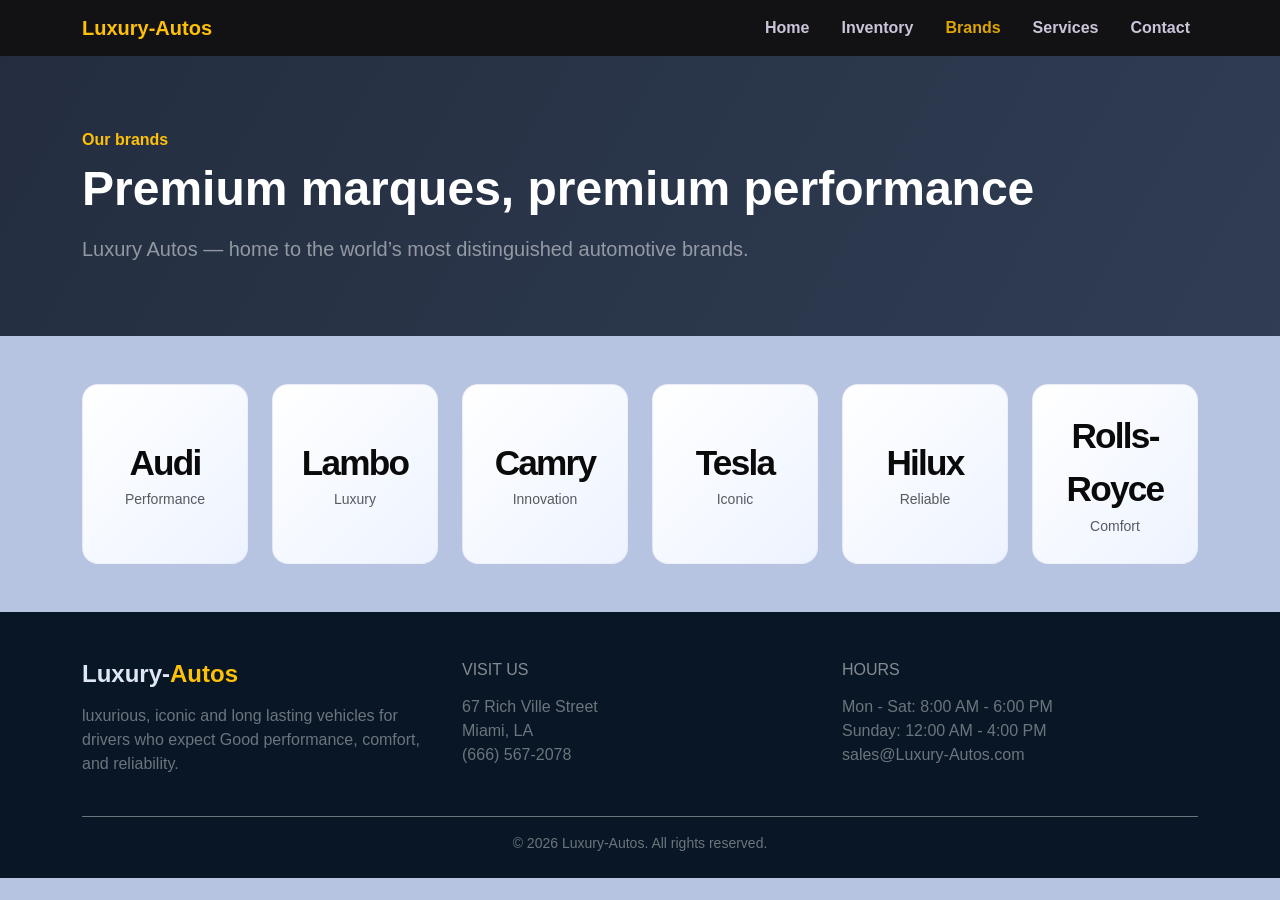
<file: brands.html>
<!doctype html>
<html lang="en">
  <head>
    <meta charset="UTF-8" />
    <meta name="viewport" content="width=device-width, initial-scale=1.0" />
    <link
      href="https://cdn.jsdelivr.net/npm/bootstrap@5.3.8/dist/css/bootstrap.min.css"
      rel="stylesheet"
      integrity="sha384-sRIl4kxILFvY47J16cr9ZwB07vP4J8+LH7qKQnuqkuIAvNWLzeN8tE5YBujZqJLB"
      crossorigin="anonymous"
    />

    <link rel="stylesheet" href="style.css" />
    <title>Brands Luxury-Autos</title>
  </head>
  <body>
    <nav class="navbar navbar-expand-lg sticky-top navbar-dark">
      <div class="container">
        <a class="navbar-brand fw-bold" href="index.html">
          <span class="text-warning">Luxury-Autos</span></a
        >
        <button
          class="navbar-toggler"
          type="button"
          data-bs-toggle="collapse"
          data-bs-target="#mainNav"
          aria-controls="mainNav"
          aria-expanded="false"
          aria-label="Toggle navigation"
        >
          <span class="navbar-toggler-icon"></span>
        </button>
        <div class="collapse navbar-collapse" id="mainNav">
          <ul class="navbar-nav ms-auto gap-lg-3">
            <li class="nav-item"><a class="nav-link" href="index.html">Home</a></li>
            <li class="nav-item"><a class="nav-link" href="inventory.html">Inventory</a></li>
            <li class="nav-item"><a class="nav-link active" href="brands.html">Brands</a></li>
            <li class="nav-item"><a class="nav-link" href="services.html">Services</a></li>
            <li class="nav-item"><a class="nav-link" href="contact.html">Contact</a></li>
          </ul>
        </div>
      </div>
    </nav>
    <header class="page-hero py-5">
      <div class="container py-4">
        <p class="text-warning fw-semibold mb-2">Our brands</p>
        <h1 class="display-5 fw-bold mb-3">Premium marques, premium performance</h1>
        <p class="lead text-white-50 mb-0">
          Luxury Autos — home to the world’s most distinguished automotive brands.
        </p>
      </div>
    </header>
    <main class="py-5">
      <div class="container">
        <div class="row g-4 brands">
          <div class="col-6 col-md-4 col-lg-2">
            <div
              class="brand-box rounded-4 d-flex flex-column align-items-center justify-content-center p-3 text-center"
            >
              <div class="brand-logo">Audi</div>
              <small class="text-muted">Performance</small>
            </div>
          </div>
          <div class="col-6 col-md-4 col-lg-2">
            <div
              class="brand-box rounded-4 d-flex flex-column align-items-center justify-content-center p-3 text-center"
            >
              <div class="brand-logo">Lambo</div>
              <small class="text-muted">Luxury</small>
            </div>
          </div>
          <div class="col-6 col-md-4 col-lg-2">
            <div
              class="brand-box rounded-4 d-flex flex-column align-items-center justify-content-center p-3 text-center"
            >
              <div class="brand-logo">Camry</div>
              <small class="text-muted">Innovation</small>
            </div>
          </div>
          <div class="col-6 col-md-4 col-lg-2">
            <div
              class="brand-box rounded-4 d-flex flex-column align-items-center justify-content-center p-3 text-center"
            >
              <div class="brand-logo">Tesla</div>
              <small class="text-muted">Iconic</small>
            </div>
          </div>
          <div class="col-6 col-md-4 col-lg-2">
            <div
              class="brand-box rounded-4 d-flex flex-column align-items-center justify-content-center p-3 text-center"
            >
              <div class="brand-logo">Hilux</div>
              <small class="text-muted">Reliable</small>
            </div>
          </div>
          <div class="col-6 col-md-4 col-lg-2">
            <div
              class="brand-box rounded-4 d-flex flex-column align-items-center justify-content-center p-3 text-center"
            >
              <div class="brand-logo">Rolls-Royce</div>
              <small class="text-muted">Comfort</small>
            </div>
          </div>
        </div>
      </div>
    </main>

    <footer class="pt-5 pb-4">
      <div class="container">
        <div class="row g-4">
          <div class="col-md-4">
            <h4 class="fw-bold mb-3">Luxury-<span class="text-warning">Autos</span></h4>
            <p class="text-secondary">
              luxurious, iconic and long lasting vehicles for drivers who expect Good performance,
              comfort, and reliability.
            </p>
          </div>
          <div class="col-md-4">
            <h6 class="text-uppercase text-white-50 mb-3">Visit us</h6>
            <ul class="list-unstyled text-secondary mb-0">
              <li>67 Rich Ville Street</li>
              <li>Miami, LA</li>
              <li>(666) 567-2078</li>
            </ul>
          </div>
          <div class="col-md-4">
            <h6 class="text-uppercase text-white-50 mb-3">Hours</h6>
            <ul class="list-unstyled text-secondary mb-0">
              <li>Mon - Sat: 8:00 AM - 6:00 PM</li>
              <li>Sunday: 12:00 AM - 4:00 PM</li>
              <li>sales@Luxury-Autos.com</li>
            </ul>
          </div>
        </div>
        <div class="border-top border-secondary mt-4 pt-3 text-center text-secondary small">
          © 2026 Luxury-Autos. All rights reserved.
        </div>
      </div>
    </footer>
    <script
      src="https://cdn.jsdelivr.net/npm/bootstrap@5.3.8/dist/js/bootstrap.bundle.min.js"
      integrity="sha384-FKyoEForCGlyvwx9Hj09JcYn3nv7wiPVlz7YYwJrWVcXK/BmnVDxM+D2scQbITxI"
      crossorigin="anonymous"
    ></script>
  </body>
</html>
</file>
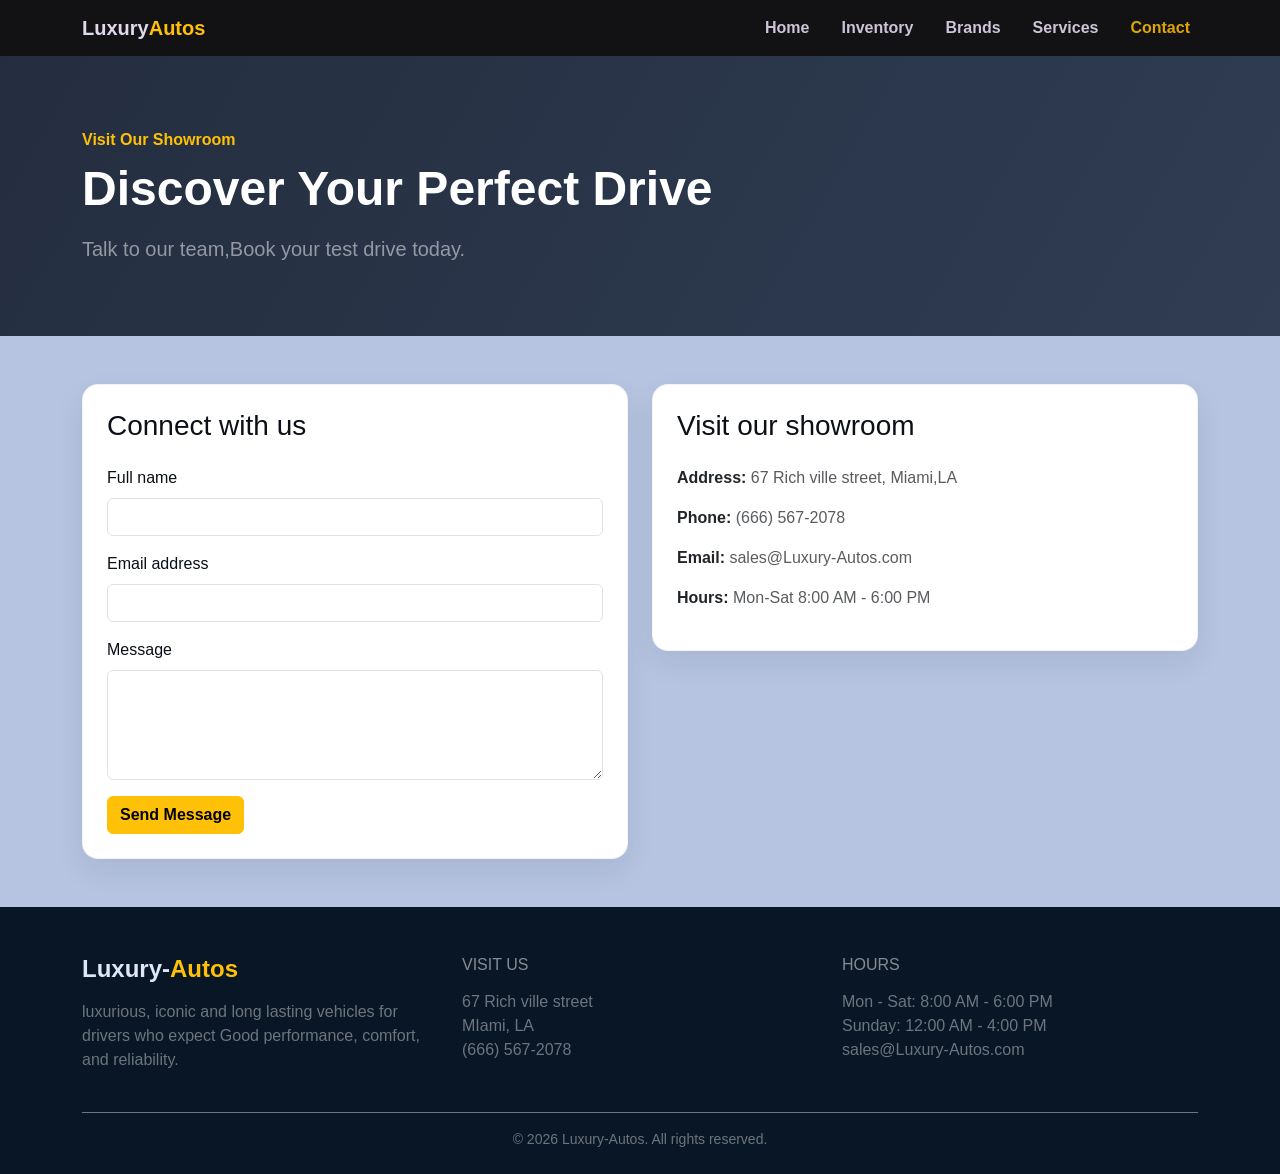
<file: contact.html>
<!doctype html>
<html lang="en">
  <head>
    <meta charset="UTF-8" />
    <meta name="viewport" content="width=device-width, initial-scale=1.0" />
    <link
      href="https://cdn.jsdelivr.net/npm/bootstrap@5.3.8/dist/css/bootstrap.min.css"
      rel="stylesheet"
      integrity="sha384-sRIl4kxILFvY47J16cr9ZwB07vP4J8+LH7qKQnuqkuIAvNWLzeN8tE5YBujZqJLB"
      crossorigin="anonymous"
    />

    <link rel="stylesheet" href="style.css" />
    <title>Contact Luxury-Autos</title>
  </head>
  <body>
    <nav class="navbar navbar-expand-lg sticky-top navbar-dark">
      <div class="container">
        <a class="navbar-brand fw-bold" href="index.html"
          >Luxury<span class="text-warning">Autos</span></a
        >
        <button
          class="navbar-toggler"
          type="button"
          data-bs-toggle="collapse"
          data-bs-target="#mainNav"
          aria-controls="mainNav"
          aria-expanded="false"
          aria-label="Toggle navigation"
        >
          <span class="navbar-toggler-icon"></span>
        </button>
        <div class="collapse navbar-collapse" id="mainNav">
          <ul class="navbar-nav ms-auto gap-lg-3">
            <li class="nav-item"><a class="nav-link" href="index.html">Home</a></li>
            <li class="nav-item"><a class="nav-link" href="inventory.html">Inventory</a></li>
            <li class="nav-item"><a class="nav-link" href="brands.html">Brands</a></li>
            <li class="nav-item"><a class="nav-link" href="services.html">Services</a></li>
            <li class="nav-item"><a class="nav-link active" href="contact.html">Contact</a></li>
          </ul>
        </div>
      </div>
    </nav>
    <header class="page-hero py-5">
      <div class="container py-4">
        <p class="text-warning fw-semibold mb-2">Visit Our Showroom</p>
        <h1 class="display-5 fw-bold mb-3">Discover Your Perfect Drive</h1>
        <p class="lead text-white-50 mb-0">Talk to our team,Book your test drive today.</p>
      </div>
    </header>
    <main class="py-5">
      <div class="container">
        <div class="row g-4 align-items-start">
          <div class="col-lg-6">
            <div class="page-card p-4 h-100">
              <h3 class="mb-4">Connect with us</h3>
              <form>
                <div class="mb-3">
                  <label for="name" class="form-label">Full name</label>
                  <input type="text" class="form-control" id="name" />
                </div>
                <div class="mb-3">
                  <label for="email" class="form-label">Email address</label>
                  <input type="email" class="form-control" id="email" />
                </div>
                <div class="mb-3">
                  <label for="message" class="form-label">Message</label>
                  <textarea class="form-control" id="message" rows="4"></textarea>
                </div>
                <button type="submit" class="btn btn-warning fw-semibold">Send Message</button>
              </form>
            </div>
          </div>
          <div class="col-lg-6">
            <div class="page-card p-4 h-100">
              <h3 class="mb-4">Visit our showroom</h3>
              <ul class="list-unstyled text-muted">
                <li class="mb-3">
                  <strong class="text-dark">Address:</strong> 67 Rich ville street, Miami,LA
                </li>
                <li class="mb-3"><strong class="text-dark">Phone:</strong> (666) 567-2078</li>
                <li class="mb-3">
                  <strong class="text-dark">Email:</strong> sales@Luxury-Autos.com
                </li>
                <li><strong class="text-dark">Hours:</strong> Mon-Sat 8:00 AM - 6:00 PM</li>
              </ul>
            </div>
          </div>
        </div>
      </div>
    </main>

    <footer class="pt-5 pb-4">
      <div class="container">
        <div class="row g-4">
          <div class="col-md-4">
            <h4 class="fw-bold mb-3">Luxury-<span class="text-warning">Autos</span></h4>
            <p class="text-secondary">
              luxurious, iconic and long lasting vehicles for drivers who expect Good performance,
              comfort, and reliability.
            </p>
          </div>
          <div class="col-md-4">
            <h6 class="text-uppercase text-white-50 mb-3">Visit us</h6>
            <ul class="list-unstyled text-secondary mb-0">
              <li>67 Rich ville street</li>
              <li>MIami, LA</li>
              <li>(666) 567-2078</li>
            </ul>
          </div>
          <div class="col-md-4">
            <h6 class="text-uppercase text-white-50 mb-3">Hours</h6>
            <ul class="list-unstyled text-secondary mb-0">
              <li>Mon - Sat: 8:00 AM - 6:00 PM</li>
              <li>Sunday: 12:00 AM - 4:00 PM</li>
              <li>sales@Luxury-Autos.com</li>
            </ul>
          </div>
        </div>
        <div class="border-top border-secondary mt-4 pt-3 text-center text-secondary small">
          © 2026 Luxury-Autos. All rights reserved.
        </div>
      </div>
    </footer>
    <script
      src="https://cdn.jsdelivr.net/npm/bootstrap@5.3.8/dist/js/bootstrap.bundle.min.js"
      integrity="sha384-FKyoEForCGlyvwx9Hj09JcYn3nv7wiPVlz7YYwJrWVcXK/BmnVDxM+D2scQbITxI"
      crossorigin="anonymous"
    ></script>
  </body>
</html>
</file>
<file: style.css>
:root {
  --primary: rgb(11, 10, 11);
  --primary-strong: red;
  --accent: #f5b700;
  --accent-soft: #fff1b8;
  --dark: #0b0f17;
  --muted: #0a8bfc;
  --light: #32456b;
  --card-shadow: 0 12px 30px rgba(15, 23, 42, 0.08);
}

* {
  box-sizing: border-box;
}

body {
  font-family: Arial, Helvetica, sans-serif;
  background: #b6c4e1;
  color: var(--dark);
}

img {
  max-width: 100%;
}

.navbar {
  background: rgb(18, 17, 20) !important;
  backdrop-filter: blur(10px);
}

.navbar-brand,
.navbar-nav .nav-link {
  color: #e1d8ee !important;
}

.navbar-nav .nav-link {
  opacity: 0.9;
  font-weight: 600;
}

.navbar-nav .nav-link:hover,
.navbar-nav .nav-link:focus,
.navbar-nav .nav-link.active {
  color: var(--accent) !important;
}

.navbar-toggler {
  border: 1px solid rgba(82, 14, 14, 0.75) !important;
  background: rgba(255, 255, 255, 0.06);
  padding: 0.4rem 0.6rem;
}

.navbar-toggler:focus {
  box-shadow: 0 0 0 0.2rem rgba(245, 183, 0, 0.4);
}

.navbar-toggler-icon {
  background-image: url("data:image/svg+xml,%3csvg xmlns='http://www.w3.org/2000/svg' viewBox='0 0 30 30'%3e%3cpath stroke='rgba(255,255,255,1)' stroke-linecap='round' stroke-width='2.5' d='M4 7h22M4 15h22M4 23h22'/%3e%3c/svg%3e") !important;
}

.hero-section {
  position: relative;
  background:
    linear-gradient(120deg, rgba(10, 19, 35, 0.8), rgba(10, 19, 35, 0.5)),
    url(https://unsplash.com/photos/a-group-of-cars-parked-in-a-garage-4-KKQsOM9UY) center/cover
      no-repeat;
  color: #fff;
}

.hero-overlay {
  background: rgba(255, 255, 255, 0.04);
  border: 1px solid rgba(255, 255, 255, 0.12);
  backdrop-filter: blur(2px);
}

.section-title {
  font-weight: 800;
  letter-spacing: -0.03em;
}

.card {
  border: none;
  border-radius: 1rem;
  overflow: hidden;
  box-shadow: var(--card-shadow);
}

.car-card img {
  height: 220px;
  object-fit: cover;
}

.price-badge {
  background: var(--accent-soft);
  color: var(--primary);
  font-weight: 700;
}

.brand-box {
  height: 180px;
  background: linear-gradient(135deg, #ffffff, #edf3ff);
  border: 1px solid rgba(11, 29, 58, 0.05);
  transition: transform 0.2s ease;
}

.brand-box:hover {
  transform: translateY(-5px);
}

.brands .brand-logo {
  font-size: 2.2rem;
  font-weight: 900;
  letter-spacing: -0.05em;
  color: var(--primary);
}

.feature-icon {
  width: 60px;
  height: 60px;
  border-radius: 16px;
  background: linear-gradient(135deg, var(--accent), #ffd857);
  color: var(--primary);
  font-size: 1.5rem;
  font-weight: 700;
  display: grid;
  place-items: center;
}

.cta-banner {
  background: linear-gradient(135deg, var(--primary), #18356a);
  color: white;
  border-radius: 1.25rem;
}

.page-hero {
  background: linear-gradient(120deg, rgba(10, 19, 35, 0.85), rgba(18, 31, 52, 0.82));
  color: #fff;
}

.page-card {
  background: #fff;
  border: 1px solid rgba(11, 29, 58, 0.05);
  border-radius: 1rem;
  box-shadow: var(--card-shadow);
}

.listing-table {
  background: #fff;
  border-radius: 1rem;
  overflow: hidden;
}

footer {
  background: #091625;
  color: #dfe7f4;
}

@media (max-width: 991.98px) {
  .navbar-nav {
    background: rgba(11, 29, 58, 0.96);
    padding: 1rem;
    border-radius: 0.75rem;
    margin-top: 0.75rem;
  }
}
</file>
